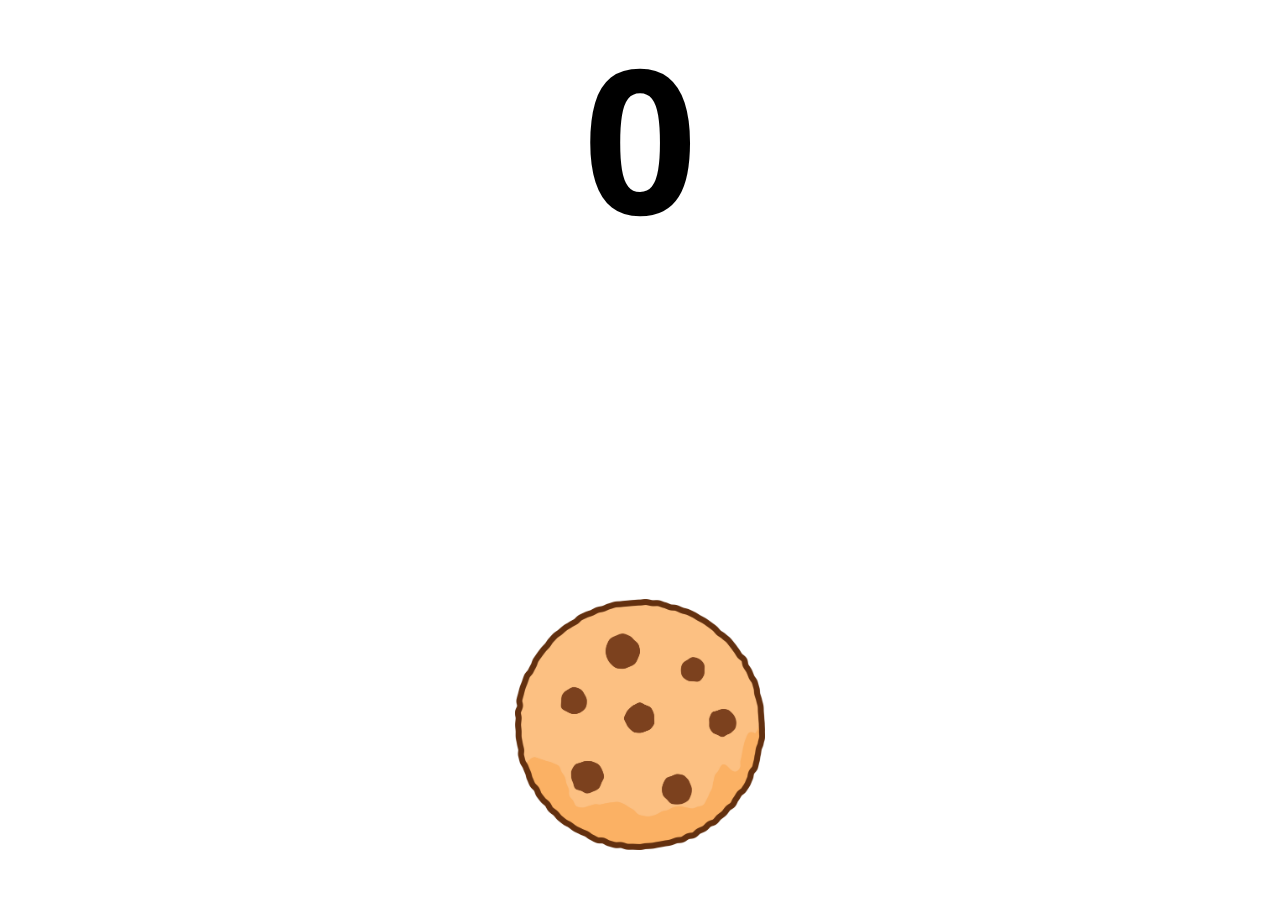
<file: game.html>
<!DOCTYPE html>
<html lang="en">
<head>
  <meta charset="UTF-8">
  <meta name="viewport" content="width=device-width, initial-scale=1.0, user-scalable=no">
  <meta http-equiv="X-UA-Compatible" content="ie=edge">
  <script src="https://ajax.googleapis.com/ajax/libs/jquery/3.4.1/jquery.min.js"></script>
  <link rel="stylesheet" href="./src/style.css">
  <script src="./src/game.js"></script>
  <title>Cookie Clicker Web</title>
  <link rel="icon" type="image/png" href="./src/cookie.png">
</head>
<body>
  <span id="score">0</span>
  <img src="src/cookie.png" id="cookiebutton">
</body>
</html>
</file>
<file: src/style.css>
@import url('https://fonts.googleapis.com/css?family=Open+Sans:400,700&display=swap');
@keyframes cookie {
  0% {
    transform: rotateZ(0deg);
    margin-top: -150px;
  }
  100% {
    transform: rotateZ(360deg);
    margin-top: 900px;
  }
}
@keyframes bg {
  0% {
    background-color: #4286f4;
  }
  50% {
    background-color: #6ba3ff;
  }
  100% {
    background-color: #4286f4;
  }
}
html, body {
  margin: 0;
  padding: 0;
  height: 100%;
  width: 100%;
  animation-name: bg;
  animation-duration: 10s;
  animation-iteration-count: infinite;
  overflow: hidden;
  -webkit-touch-callout: none;
  -webkit-user-select: none;
  -khtml-user-select: none;
  -moz-user-select: none;
  -ms-user-select: none;
  user-select: none;
  font-family: 'Open Sans', sans-serif;
}
.cookie {
  width: 100px;
  animation-name: cookie;
  animation-iteration-count: infinite;
  animation-duration: 5s;
  animation-timing-function: linear;
  position: absolute;
  z-index: 1;
}
#cookiebutton {
  width: 250px;
  display: block;
  margin-left: auto;
  margin-right: auto;
  bottom: 50px;
  left: 50%;
  transform: translate(-50%);
  position: absolute;
  transition: width .2s;
  z-index: 2;
  cursor: pointer;
}
.cookieclicked {
  width: 200px !important;
}
#score {
  display: block;
  margin-left: auto;
  margin-right: auto;
  left: 50%;
  transform: translate(-50%);
  position: absolute;
  font-size: 200px;
  margin: 0;
  padding: 0;
  text-align: center;
  z-index: 2;
  font-family: 'Open Sans', sans-serif;
  font-weight: 700;
}
#home {
  text-align: center;
  color: #fcc082;
  margin-top: 30px;
}
#home > img {
  width: 400px;
}
</file>
